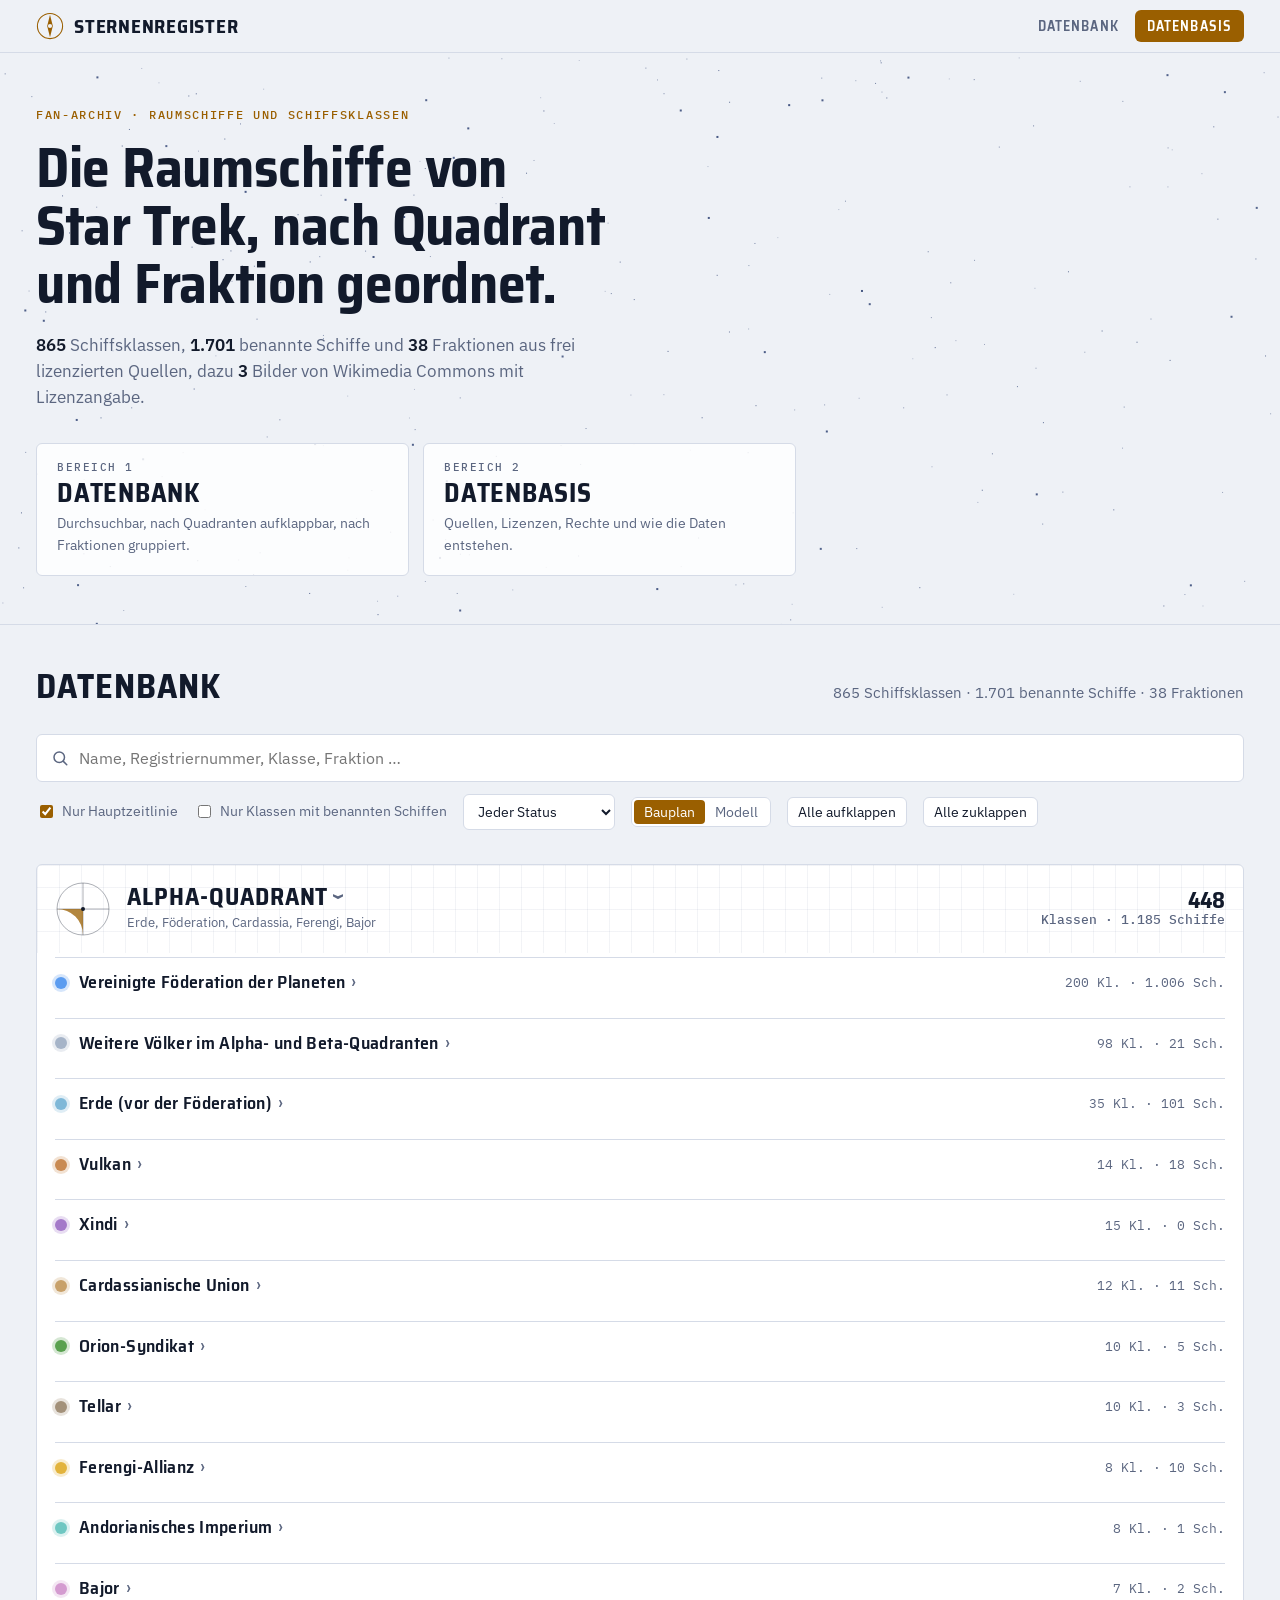
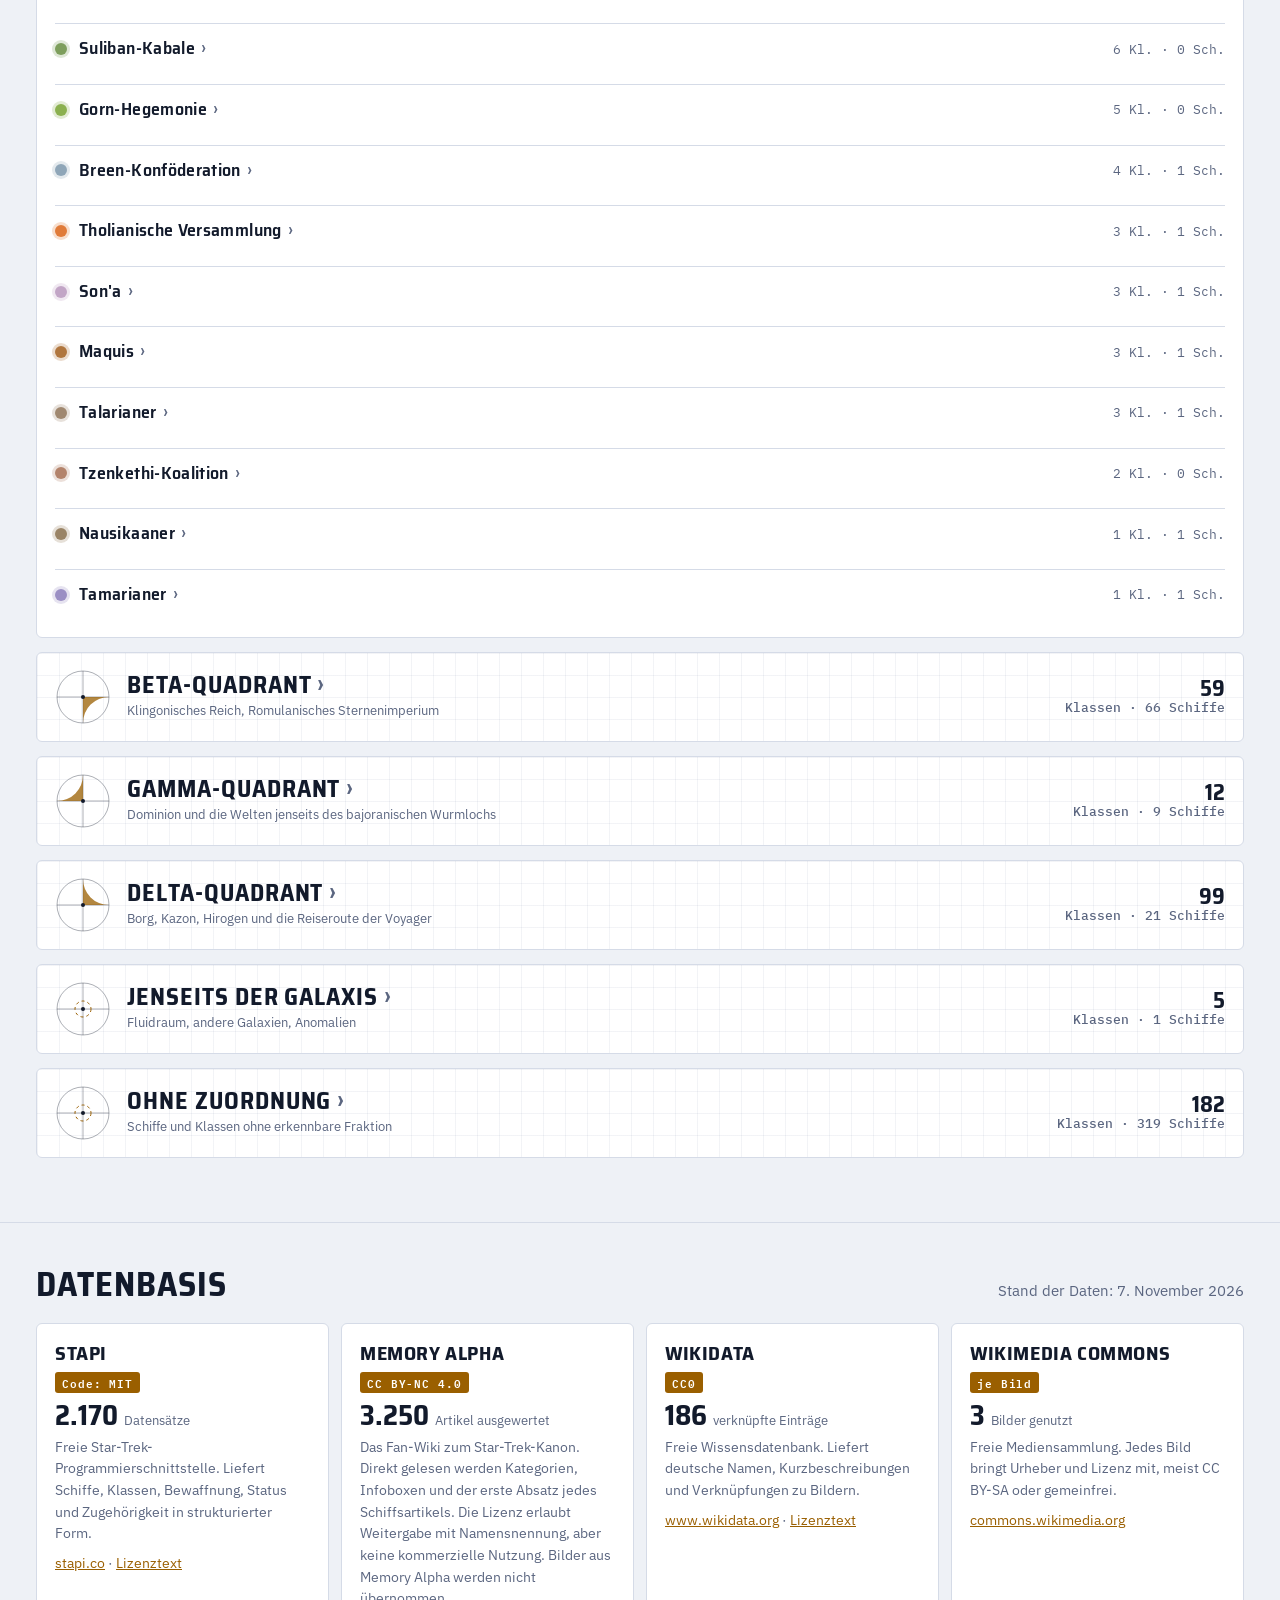
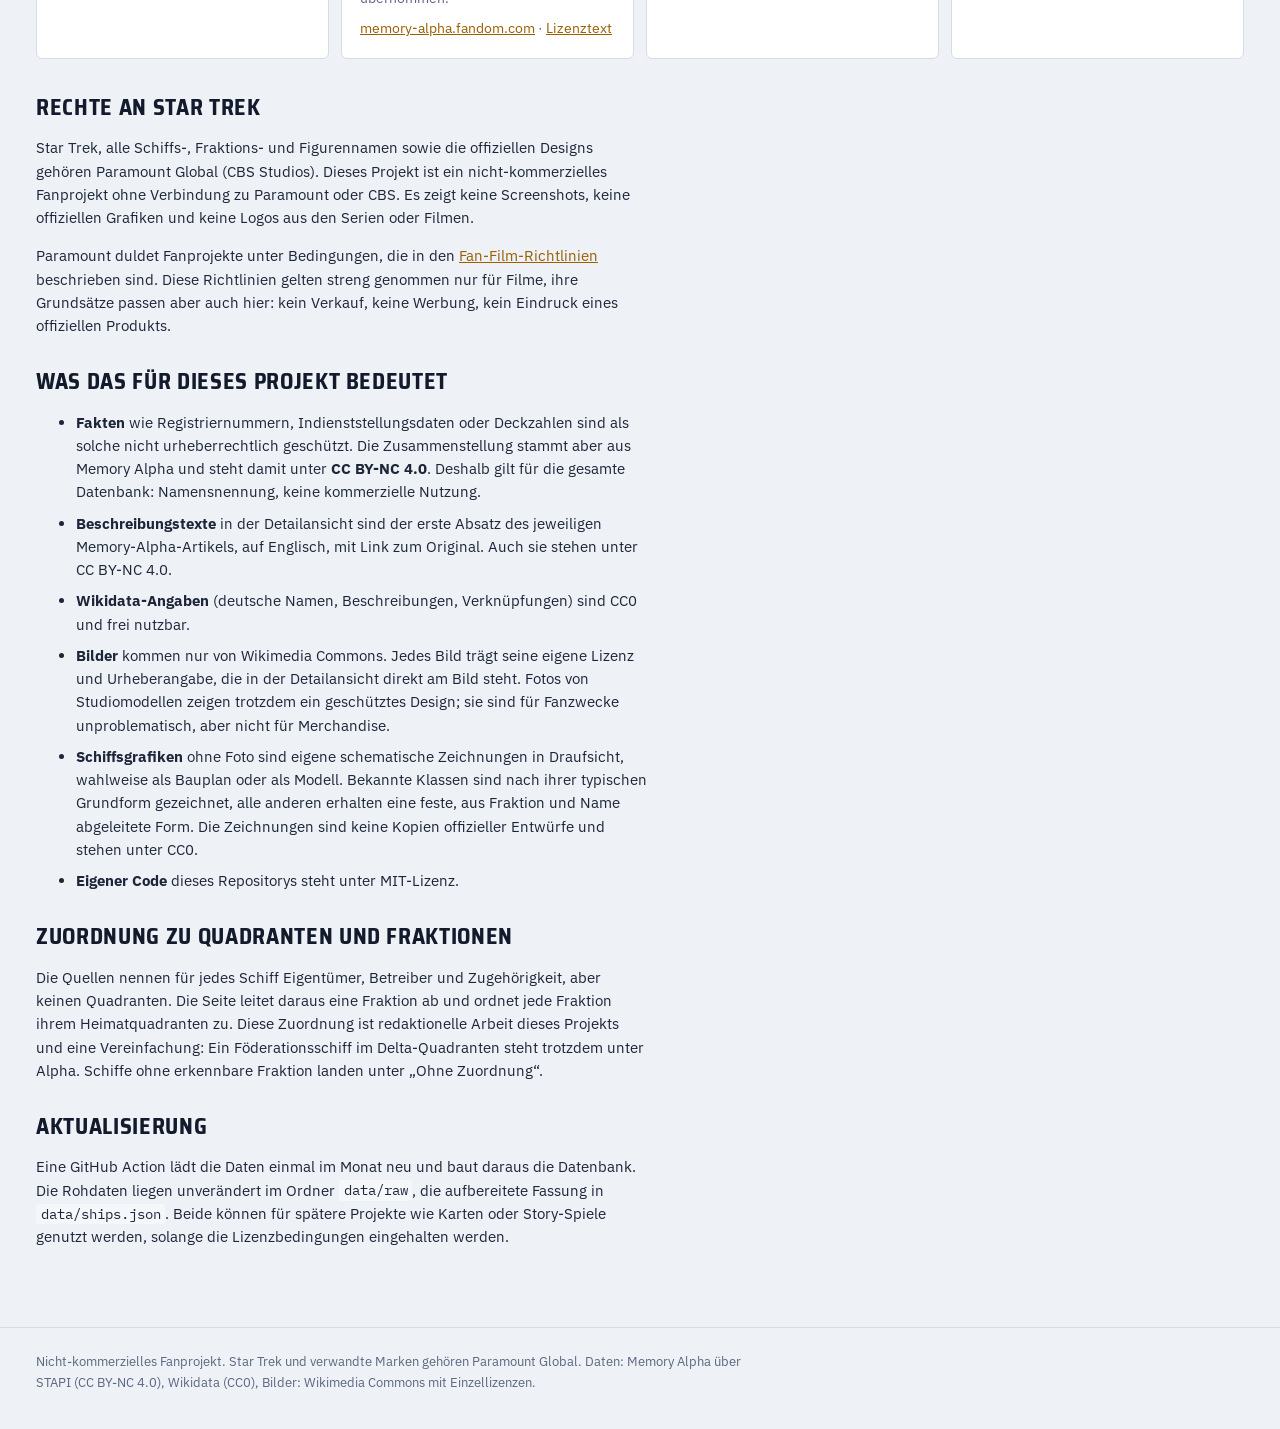
<file: site/index.html>
<!doctype html>
<html lang="de">
<head>
<meta charset="utf-8">
<meta name="viewport" content="width=device-width, initial-scale=1, viewport-fit=cover">
<title>Sternenregister</title>
<meta name="claude:viewport-fit-sides" content="cover">
<link rel="preconnect" href="https://fonts.googleapis.com">
<link rel="preconnect" href="https://fonts.gstatic.com" crossorigin>
<link rel="stylesheet" href="https://fonts.googleapis.com/css2?family=Saira+Semi+Condensed:wght@400;600;700&family=IBM+Plex+Sans:wght@400;500;600&family=IBM+Plex+Mono:wght@400;500&display=swap">
<link rel="stylesheet" href="styles.css">
</head>
<body>
<!--BODY-->
<header class="top">
  <div class="wrap top-in">
    <a class="brand" href="#start" aria-label="Sternenregister, zur Startseite">
      <svg viewBox="0 0 40 40" aria-hidden="true"><circle cx="20" cy="20" r="18" fill="none" stroke="currentColor" stroke-width="1.5"/><path d="M20 4 L24 20 L20 36 L16 20 Z" fill="currentColor"/><circle cx="20" cy="20" r="3" fill="var(--bg)"/></svg>
      <span>Sternenregister</span>
    </a>
    <nav class="tabs" aria-label="Bereiche">
      <a href="#datenbank" data-view="datenbank">Datenbank</a>
      <a href="#datenbasis" data-view="datenbasis">Datenbasis</a>
    </nav>
  </div>
</header>

<main>
  <section id="start" class="hero">
    <canvas id="starfield" aria-hidden="true"></canvas>
    <div class="wrap hero-in">
      <p class="eyebrow">Fan-Archiv · Raumschiffe und Schiffsklassen</p>
      <h1>Die Raumschiffe von Star Trek, nach Quadrant und Fraktion geordnet.</h1>
      <p class="lede" id="hero-stats">Die Daten werden geladen.</p>
      <div class="hero-cards">
        <a class="door" href="#datenbank">
          <span class="door-k">Bereich 1</span>
          <span class="door-t">Datenbank</span>
          <span class="door-d">Durchsuchbar, nach Quadranten aufklappbar, nach Fraktionen gruppiert.</span>
        </a>
        <a class="door" href="#datenbasis">
          <span class="door-k">Bereich 2</span>
          <span class="door-t">Datenbasis</span>
          <span class="door-d">Quellen, Lizenzen, Rechte und wie die Daten entstehen.</span>
        </a>
      </div>
    </div>
  </section>

  <section id="datenbank" class="view">
    <div class="wrap">
      <div class="sec-head">
        <h2>Datenbank</h2>
        <p class="muted" id="db-summary"></p>
      </div>

      <div class="controls" role="search">
        <label class="search">
          <span class="sr">Suche</span>
          <svg viewBox="0 0 24 24" aria-hidden="true"><circle cx="11" cy="11" r="7" fill="none" stroke="currentColor" stroke-width="2"/><path d="M16.5 16.5 L21 21" stroke="currentColor" stroke-width="2" stroke-linecap="round"/></svg>
          <input id="q" type="search" placeholder="Name, Registriernummer, Klasse, Fraktion …" autocomplete="off">
        </label>
        <div class="filters">
          <label class="chk"><input type="checkbox" id="f-main" checked> Nur Hauptzeitlinie</label>
          <label class="chk"><input type="checkbox" id="f-ships"> Nur Klassen mit benannten Schiffen</label>
          <select id="f-status" aria-label="Status">
            <option value="">Jeder Status</option>
          </select>
          <fieldset class="seg">
            <legend class="sr">Zeichenstil der Schiffe</legend>
            <label><input type="radio" name="art" id="art-bauplan" value="bauplan" checked><span>Bauplan</span></label>
            <label><input type="radio" name="art" id="art-modell" value="modell"><span>Modell</span></label>
          </fieldset>
          <button type="button" class="btn-ghost" id="expand-all">Alle aufklappen</button>
          <button type="button" class="btn-ghost" id="collapse-all">Alle zuklappen</button>
        </div>
      </div>

      <div id="quadrants" class="quadrants"></div>
    </div>
  </section>

  <section id="datenbasis" class="view">
    <div class="wrap prose-wrap">
      <div class="sec-head">
        <h2>Datenbasis</h2>
        <p class="muted" id="basis-built"></p>
      </div>
      <div class="sources" id="sources"></div>

      <div class="prose">
        <h3>Rechte an Star Trek</h3>
        <p>Star Trek, alle Schiffs-, Fraktions- und Figurennamen sowie die offiziellen Designs gehören Paramount Global (CBS Studios). Dieses Projekt ist ein nicht-kommerzielles Fanprojekt ohne Verbindung zu Paramount oder CBS. Es zeigt keine Screenshots, keine offiziellen Grafiken und keine Logos aus den Serien oder Filmen.</p>
        <p>Paramount duldet Fanprojekte unter Bedingungen, die in den <a href="https://www.startrek.com/fan-films" target="_blank" rel="noopener">Fan-Film-Richtlinien</a> beschrieben sind. Diese Richtlinien gelten streng genommen nur für Filme, ihre Grundsätze passen aber auch hier: kein Verkauf, keine Werbung, kein Eindruck eines offiziellen Produkts.</p>

        <h3>Was das für dieses Projekt bedeutet</h3>
        <ul>
          <li><strong>Fakten</strong> wie Registriernummern, Indienststellungsdaten oder Deckzahlen sind als solche nicht urheberrechtlich geschützt. Die Zusammenstellung stammt aber aus Memory Alpha und steht damit unter <strong>CC BY-NC 4.0</strong>. Deshalb gilt für die gesamte Datenbank: Namensnennung, keine kommerzielle Nutzung.</li>
          <li><strong>Beschreibungstexte</strong> in der Detailansicht sind der erste Absatz des jeweiligen Memory-Alpha-Artikels, auf Englisch, mit Link zum Original. Auch sie stehen unter CC BY-NC 4.0.</li>
          <li><strong>Wikidata-Angaben</strong> (deutsche Namen, Beschreibungen, Verknüpfungen) sind CC0 und frei nutzbar.</li>
          <li><strong>Bilder</strong> kommen nur von Wikimedia Commons. Jedes Bild trägt seine eigene Lizenz und Urheberangabe, die in der Detailansicht direkt am Bild steht. Fotos von Studiomodellen zeigen trotzdem ein geschütztes Design; sie sind für Fanzwecke unproblematisch, aber nicht für Merchandise.</li>
          <li><strong>Schiffsgrafiken</strong> ohne Foto sind eigene schematische Zeichnungen in Draufsicht, wahlweise als Bauplan oder als Modell. Bekannte Klassen sind nach ihrer typischen Grundform gezeichnet, alle anderen erhalten eine feste, aus Fraktion und Name abgeleitete Form. Die Zeichnungen sind keine Kopien offizieller Entwürfe und stehen unter CC0.</li>
          <li><strong>Eigener Code</strong> dieses Repositorys steht unter MIT-Lizenz.</li>
        </ul>

        <h3>Zuordnung zu Quadranten und Fraktionen</h3>
        <p>Die Quellen nennen für jedes Schiff Eigentümer, Betreiber und Zugehörigkeit, aber keinen Quadranten. Die Seite leitet daraus eine Fraktion ab und ordnet jede Fraktion ihrem Heimatquadranten zu. Diese Zuordnung ist redaktionelle Arbeit dieses Projekts und eine Vereinfachung: Ein Föderationsschiff im Delta-Quadranten steht trotzdem unter Alpha. Schiffe ohne erkennbare Fraktion landen unter „Ohne Zuordnung“.</p>

        <h3>Aktualisierung</h3>
        <p>Eine GitHub Action lädt die Daten einmal im Monat neu und baut daraus die Datenbank. Die Rohdaten liegen unverändert im Ordner <code>data/raw</code>, die aufbereitete Fassung in <code>data/ships.json</code>. Beide können für spätere Projekte wie Karten oder Story-Spiele genutzt werden, solange die Lizenzbedingungen eingehalten werden.</p>
      </div>
    </div>
  </section>
</main>

<div class="drawer" id="drawer" hidden>
  <div class="drawer-scrim" data-close></div>
  <article class="drawer-panel" role="dialog" aria-modal="true" aria-labelledby="d-title">
    <button type="button" class="close" data-close aria-label="Schließen">×</button>
    <div id="drawer-body"></div>
  </article>
</div>

<footer class="foot">
  <div class="wrap">
    <p>Nicht-kommerzielles Fanprojekt. Star Trek und verwandte Marken gehören Paramount Global. Daten: Memory Alpha über STAPI (CC BY-NC 4.0), Wikidata (CC0), Bilder: Wikimedia Commons mit Einzellizenzen.</p>
  </div>
</footer>
<!--/BODY-->
<script src="data.js"></script>
<script src="ships.js"></script>
<script src="app.js"></script>
</body>
</html>
</file>
<file: site/styles.css>
/* Layout: Navigationsatlas. Ein ruhiger Kopf, darunter Quadranten als aufklappbare Sektoren,
   darin Fraktionen, darin Schiffsklassen als Karteikarten mit schematischer Silhouette. */
:root {
  --bg: #0a0e16;
  --surface: #111827;
  --surface-2: #172033;
  --line: #243049;
  --fg: #e4e8f1;
  --muted: #8b95ad;
  --accent: #e6ad4c;
  --accent-ink: #1a1204;
  --grid: rgba(120, 150, 210, 0.07);
  --star: 220, 230, 255;
  --shadow: 0 20px 60px rgba(0, 0, 0, 0.55);
  --font-display: "Saira Semi Condensed", "Arial Narrow", "Roboto Condensed", sans-serif;
  --font-body: "IBM Plex Sans", "Segoe UI", system-ui, sans-serif;
  --font-mono: "IBM Plex Mono", ui-monospace, "SFMono-Regular", Menlo, monospace;
  --r: 6px;
  color-scheme: dark;
}
@media (prefers-color-scheme: light) {
  :root:not([data-theme="dark"]) {
    --bg: #eef1f6; --surface: #ffffff; --surface-2: #f5f7fb; --line: #d5dbe7;
    --fg: #121a2b; --muted: #5b6680; --accent: #9a5f00; --accent-ink: #ffffff;
    --grid: rgba(40, 60, 110, 0.06); --star: 40, 60, 110; --shadow: 0 20px 50px rgba(20, 30, 60, 0.18);
    color-scheme: light;
  }
}
:root[data-theme="light"] {
  --bg: #eef1f6; --surface: #ffffff; --surface-2: #f5f7fb; --line: #d5dbe7;
  --fg: #121a2b; --muted: #5b6680; --accent: #9a5f00; --accent-ink: #ffffff;
  --grid: rgba(40, 60, 110, 0.06); --star: 40, 60, 110; --shadow: 0 20px 50px rgba(20, 30, 60, 0.18);
  color-scheme: light;
}

* { box-sizing: border-box; }
html { scroll-behavior: smooth; }
@media (prefers-reduced-motion: reduce) { html { scroll-behavior: auto; } }
body {
  margin: 0;
  background: var(--bg);
  color: var(--fg);
  font: 15px/1.55 var(--font-body);
  -webkit-font-smoothing: antialiased;
}
body::before {
  content: ""; position: fixed; inset: 0 0 auto; height: env(safe-area-inset-top, 0px);
  z-index: 10; background: var(--bg);
}
a { color: var(--accent); }
a:focus-visible, button:focus-visible, input:focus-visible, select:focus-visible, summary:focus-visible {
  outline: 2px solid var(--accent); outline-offset: 2px; border-radius: 3px;
}
code { font-family: var(--font-mono); font-size: 0.9em; background: var(--surface-2); padding: 0.1em 0.35em; border-radius: 3px; }
.sr { position: absolute; width: 1px; height: 1px; overflow: hidden; clip: rect(0 0 0 0); }
.muted { color: var(--muted); }
.wrap {
  max-width: 1240px; margin: 0 auto;
  padding-left: max(16px, env(safe-area-inset-left, 0px));
  padding-right: max(16px, env(safe-area-inset-right, 0px));
}

/* Kopfzeile */
.top {
  position: sticky; top: env(safe-area-inset-top, 0px); z-index: 20;
  background: color-mix(in srgb, var(--bg) 88%, transparent);
  backdrop-filter: blur(10px);
  border-bottom: 1px solid var(--line);
}
.top-in { display: flex; align-items: center; justify-content: space-between; gap: 16px; padding-block: 10px; }
.brand { display: flex; align-items: center; gap: 10px; color: var(--fg); text-decoration: none; font: 700 19px/1 var(--font-display); letter-spacing: 0.04em; text-transform: uppercase; }
.brand svg { width: 28px; height: 28px; color: var(--accent); }
.tabs { display: flex; gap: 4px; }
.tabs a {
  font: 600 14px/1 var(--font-display); letter-spacing: 0.08em; text-transform: uppercase;
  color: var(--muted); text-decoration: none; padding: 9px 12px; border-radius: var(--r);
}
.tabs a:hover { color: var(--fg); background: var(--surface-2); }
.tabs a.on { color: var(--accent-ink); background: var(--accent); }

/* Hero */
.hero { position: relative; overflow: hidden; border-bottom: 1px solid var(--line); }
#starfield { position: absolute; inset: 0; width: 100%; height: 100%; }
.hero-in { position: relative; padding-block: 56px 48px; }
.eyebrow { font: 500 12px/1 var(--font-mono); letter-spacing: 0.14em; text-transform: uppercase; color: var(--accent); margin: 0 0 18px; }
.hero h1 {
  font: 700 clamp(30px, 5vw, 56px)/1.04 var(--font-display); letter-spacing: -0.005em;
  margin: 0; max-width: 18ch; text-wrap: balance;
}
.lede { color: var(--muted); font-size: 17px; max-width: 60ch; margin: 18px 0 0; }
.lede b { color: var(--fg); font-weight: 600; font-variant-numeric: tabular-nums; }
.hero-cards { display: grid; grid-template-columns: repeat(auto-fit, minmax(240px, 1fr)); gap: 14px; margin-top: 32px; max-width: 760px; }
.door {
  display: grid; gap: 6px; padding: 18px 20px; text-decoration: none; color: var(--fg);
  background: color-mix(in srgb, var(--surface) 85%, transparent); border: 1px solid var(--line); border-radius: var(--r);
  transition: border-color .15s, transform .15s;
}
.door:hover { border-color: var(--accent); transform: translateY(-2px); }
.door-k { font: 500 11px/1 var(--font-mono); letter-spacing: 0.14em; text-transform: uppercase; color: var(--muted); }
.door-t { font: 700 26px/1.1 var(--font-display); text-transform: uppercase; letter-spacing: 0.03em; }
.door-d { color: var(--muted); font-size: 14px; }

/* Abschnitte */
.view { padding-block: 44px 64px; scroll-margin-top: 60px; }
.view + .view { border-top: 1px solid var(--line); }
.sec-head { display: flex; flex-wrap: wrap; align-items: baseline; justify-content: space-between; gap: 6px 20px; margin-bottom: 20px; }
.sec-head h2 { font: 700 34px/1 var(--font-display); text-transform: uppercase; letter-spacing: 0.03em; margin: 0; }
.sec-head p { margin: 0; font-variant-numeric: tabular-nums; }

/* Steuerung */
.controls { display: grid; grid-template-columns: minmax(0, 1fr); gap: 12px; margin-bottom: 24px; position: sticky; top: calc(env(safe-area-inset-top, 0px) + 53px); z-index: 5; background: var(--bg); padding-block: 10px; }
.search { display: flex; align-items: center; gap: 10px; background: var(--surface); border: 1px solid var(--line); border-radius: var(--r); padding: 0 14px; }
.search:focus-within { border-color: var(--accent); }
.search svg { width: 18px; height: 18px; color: var(--muted); flex: none; }
.search input { flex: 1; min-width: 0; background: none; border: 0; color: var(--fg); font: 16px/1 var(--font-body); padding: 13px 0; outline: none; }
.filters { display: flex; flex-wrap: wrap; gap: 8px 16px; align-items: center; font-size: 14px; color: var(--muted); }
.chk { display: flex; align-items: center; gap: 6px; cursor: pointer; }
.chk input { accent-color: var(--accent); }
select { max-width: 100%; }
select, .btn-ghost {
  font: 14px/1 var(--font-body); color: var(--fg); background: var(--surface); border: 1px solid var(--line);
  border-radius: var(--r); padding: 7px 10px; cursor: pointer;
}
.btn-ghost:hover { border-color: var(--muted); }
/* Umschalter Bauplan / Modell */
.seg { display: inline-flex; margin: 0; padding: 2px; border: 1px solid var(--line); border-radius: var(--r); background: var(--surface); }
.seg label { position: relative; cursor: pointer; }
.seg input { position: absolute; opacity: 0; inset: 0; margin: 0; cursor: pointer; }
.seg span { display: block; padding: 5px 10px; border-radius: 4px; font: 14px/1 var(--font-body); color: var(--muted); }
.seg input:checked + span { background: var(--accent); color: var(--accent-ink); }
.seg input:focus-visible + span { outline: 2px solid var(--accent); outline-offset: 2px; }

/* Quadranten */
.quadrants { display: grid; grid-template-columns: minmax(0, 1fr); gap: 14px; }
.quad { border: 1px solid var(--line); border-radius: var(--r); background: var(--surface); overflow: hidden; }
.quad > summary {
  list-style: none; cursor: pointer; display: grid; grid-template-columns: 56px 1fr auto; align-items: center; gap: 16px;
  padding: 16px 18px; background-image: linear-gradient(var(--grid) 1px, transparent 1px), linear-gradient(90deg, var(--grid) 1px, transparent 1px);
  background-size: 22px 22px;
}
.quad > summary::-webkit-details-marker { display: none; }
.quad-glyph { width: 56px; height: 56px; }
.quad-name { font: 700 24px/1 var(--font-display); text-transform: uppercase; letter-spacing: 0.04em; }
.quad-sub { color: var(--muted); font-size: 13px; margin-top: 4px; }
.quad-count { text-align: right; font: 500 13px/1.3 var(--font-mono); color: var(--muted); font-variant-numeric: tabular-nums; }
.quad-count b { display: block; color: var(--fg); font: 700 22px/1 var(--font-display); }
.chev { transition: transform .2s; display: inline-block; margin-left: 6px; color: var(--muted); }
details[open] > summary .chev { transform: rotate(90deg); }
.quad-body { padding: 4px 18px 18px; display: grid; grid-template-columns: minmax(0, 1fr); gap: 10px; }

.fac { border-top: 1px solid var(--line); }
.fac > summary { list-style: none; cursor: pointer; display: flex; align-items: center; gap: 12px; padding: 14px 0; }
.fac > summary::-webkit-details-marker { display: none; }
.fac-dot { width: 12px; height: 12px; border-radius: 50%; background: var(--fc); box-shadow: 0 0 0 3px color-mix(in srgb, var(--fc) 25%, transparent); flex: none; }
.fac-name { font: 600 18px/1.2 var(--font-display); letter-spacing: 0.02em; }
.fac-meta { margin-left: auto; color: var(--muted); font: 13px/1 var(--font-mono); white-space: nowrap; font-variant-numeric: tabular-nums; }
.fac-body { padding: 0 0 16px; }
.fac-note { color: var(--muted); font-size: 13px; margin: -4px 0 12px; max-width: 70ch; }

.grid { display: grid; grid-template-columns: repeat(auto-fill, minmax(230px, 1fr)); gap: 10px; }
.card {
  display: grid; grid-template-rows: auto 1fr; text-align: left; cursor: pointer; padding: 0; color: inherit; font: inherit;
  background: var(--surface-2); border: 1px solid var(--line); border-radius: var(--r); overflow: hidden;
  transition: border-color .15s, transform .15s;
}
.card:hover { border-color: var(--fc, var(--accent)); transform: translateY(-1px); }
.card-art { aspect-ratio: 16 / 9; max-width: 100%; display: grid; place-items: center; background: radial-gradient(circle at 50% 60%, color-mix(in srgb, var(--fc) 18%, transparent), transparent 70%); border-bottom: 1px solid var(--line); overflow: hidden; }
.card-art svg { width: 82%; height: 82%; }
.card-art img { width: 100%; height: 100%; object-fit: cover; }
.card-body { padding: 10px 12px 12px; display: grid; gap: 4px; align-content: start; min-width: 0; }
.card-t { font: 600 16px/1.2 var(--font-display); letter-spacing: 0.01em; overflow-wrap: anywhere; }
.card-s { color: var(--muted); font-size: 12.5px; }
.tags { display: flex; flex-wrap: wrap; gap: 4px; margin-top: 4px; }
.tag { font: 500 10.5px/1 var(--font-mono); letter-spacing: 0.05em; text-transform: uppercase; padding: 4px 6px; border-radius: 3px; border: 1px solid var(--line); color: var(--muted); }
.tag.alt { border-color: color-mix(in srgb, var(--accent) 60%, transparent); color: var(--accent); }
.tag.ok { color: #5cc08a; border-color: color-mix(in srgb, #5cc08a 50%, transparent); }
.tag.bad { color: #e0736a; border-color: color-mix(in srgb, #e0736a 50%, transparent); }

.loose { margin-top: 14px; }
.loose h4 { font: 600 13px/1 var(--font-mono); text-transform: uppercase; letter-spacing: 0.1em; color: var(--muted); margin: 0 0 8px; }
.shiplist { display: grid; grid-template-columns: repeat(auto-fill, minmax(220px, 1fr)); gap: 2px 16px; margin: 0; padding: 0; list-style: none; }
.shiplist button { all: unset; cursor: pointer; display: flex; gap: 8px; align-items: baseline; padding: 4px 0; width: 100%; }
.shiplist button:hover .sn { color: var(--accent); }
.shiplist button:focus-visible { outline: 2px solid var(--accent); }
.sn { font-weight: 500; overflow-wrap: anywhere; }
.sr-reg { color: var(--muted); font: 12px/1 var(--font-mono); white-space: nowrap; }
.more { margin-top: 10px; }
.empty { padding: 40px; text-align: center; color: var(--muted); border: 1px dashed var(--line); border-radius: var(--r); }

/* Detailansicht */
.drawer { position: fixed; inset: 0; z-index: 50; }
.drawer-scrim { position: absolute; inset: 0; background: rgba(4, 7, 14, 0.6); }
.drawer-panel {
  position: absolute; top: 0; right: 0; bottom: 0; width: min(560px, 100%); overflow-y: auto;
  background: var(--surface); border-left: 1px solid var(--line); box-shadow: var(--shadow);
  padding: calc(env(safe-area-inset-top, 0px) + 20px) max(20px, env(safe-area-inset-right, 0px)) calc(env(safe-area-inset-bottom, 0px) + 32px) 20px;
  animation: slide .22s ease-out;
}
@keyframes slide { from { transform: translateX(30px); opacity: .6; } to { transform: none; opacity: 1; } }
@media (prefers-reduced-motion: reduce) { .drawer-panel { animation: none; } }
.close { position: sticky; top: 0; float: right; width: 36px; height: 36px; border-radius: 50%; border: 1px solid var(--line); background: var(--surface-2); color: var(--fg); font-size: 22px; line-height: 1; cursor: pointer; }
.d-kicker { font: 500 12px/1 var(--font-mono); letter-spacing: 0.12em; text-transform: uppercase; color: var(--fc, var(--accent)); margin: 4px 0 10px; }
.d-title { font: 700 32px/1.05 var(--font-display); margin: 0 0 6px; text-wrap: balance; overflow-wrap: anywhere; }
.d-sub { color: var(--muted); margin: 0 0 16px; }
.d-art { border: 1px solid var(--line); border-radius: var(--r); background: radial-gradient(circle at 50% 55%, color-mix(in srgb, var(--fc) 22%, transparent), transparent 70%), var(--surface-2); aspect-ratio: 16 / 9; max-width: 100%; display: grid; place-items: center; overflow: hidden; }
.d-art svg { width: 80%; height: 80%; }
.d-art img { width: 100%; height: 100%; object-fit: contain; background: #000; }
.credit { font-size: 12px; color: var(--muted); margin: 6px 0 0; overflow-wrap: anywhere; }
.d-intro { margin: 18px 0 0; font-size: 15px; line-height: 1.6; max-width: 62ch; }
.specs { display: grid; grid-template-columns: max-content 1fr; gap: 6px 16px; margin: 20px 0; font-size: 14px; }
.specs dt { color: var(--muted); font: 12px/1.6 var(--font-mono); text-transform: uppercase; letter-spacing: 0.06em; }
.specs dd { margin: 0; min-width: 0; overflow-wrap: anywhere; font-variant-numeric: tabular-nums; }
.d-h { font: 600 13px/1 var(--font-mono); letter-spacing: 0.1em; text-transform: uppercase; color: var(--muted); margin: 22px 0 8px; }
.d-links { display: flex; flex-wrap: wrap; gap: 8px; margin-top: 18px; }
.d-links a { font-size: 13px; padding: 7px 10px; border: 1px solid var(--line); border-radius: var(--r); text-decoration: none; }
.d-links a:hover { border-color: var(--accent); }
.d-ships { list-style: none; padding: 0; margin: 0; display: grid; gap: 2px; }
.d-ships button { all: unset; cursor: pointer; display: flex; justify-content: space-between; gap: 12px; padding: 6px 8px; border-radius: 4px; width: 100%; box-sizing: border-box; }
.d-ships button:hover { background: var(--surface-2); }
.d-ships button:focus-visible { outline: 2px solid var(--accent); }

/* Datenbasis */
.prose-wrap { max-width: 1240px; }
.sources { display: grid; grid-template-columns: repeat(auto-fit, minmax(260px, 1fr)); gap: 12px; margin-bottom: 36px; }
.src { background: var(--surface); border: 1px solid var(--line); border-radius: var(--r); padding: 18px; display: grid; gap: 8px; align-content: start; }
.src-n { font: 700 20px/1.1 var(--font-display); text-transform: uppercase; letter-spacing: 0.03em; }
.src-lic { justify-self: start; font: 600 11px/1 var(--font-mono); letter-spacing: 0.08em; padding: 5px 7px; border-radius: 3px; background: var(--accent); color: var(--accent-ink); }
.src p { margin: 0; color: var(--muted); font-size: 14px; }
.src-num { font: 700 28px/1 var(--font-display); font-variant-numeric: tabular-nums; }
.src-num small { font: 13px var(--font-body); color: var(--muted); margin-left: 6px; }
.prose { max-width: 68ch; }
.prose h3 { font: 700 22px/1.2 var(--font-display); text-transform: uppercase; letter-spacing: 0.03em; margin: 32px 0 10px; }
.prose p, .prose li { color: color-mix(in srgb, var(--fg) 85%, var(--muted)); }
.prose li { margin-bottom: 8px; }

.foot { border-top: 1px solid var(--line); padding-block: 24px 36px; color: var(--muted); font-size: 13px; }
.foot p { margin: 0; max-width: 90ch; }

@media (max-width: 560px) {
  .quad > summary { grid-template-columns: 40px 1fr; }
  .quad-glyph { width: 40px; height: 40px; }
  .quad-count { grid-column: 2; text-align: left; }
  .quad-count b { display: inline; font-size: 16px; margin-right: 4px; }
  .controls { position: static; }
  .brand span { font-size: 15px; }
  .top-in { gap: 8px; }
  .tabs { gap: 2px; }
  .tabs a { padding: 8px 7px; font-size: 12px; letter-spacing: 0.05em; }
}
@media (max-width: 380px) { .brand span { display: none; } }
</file>
